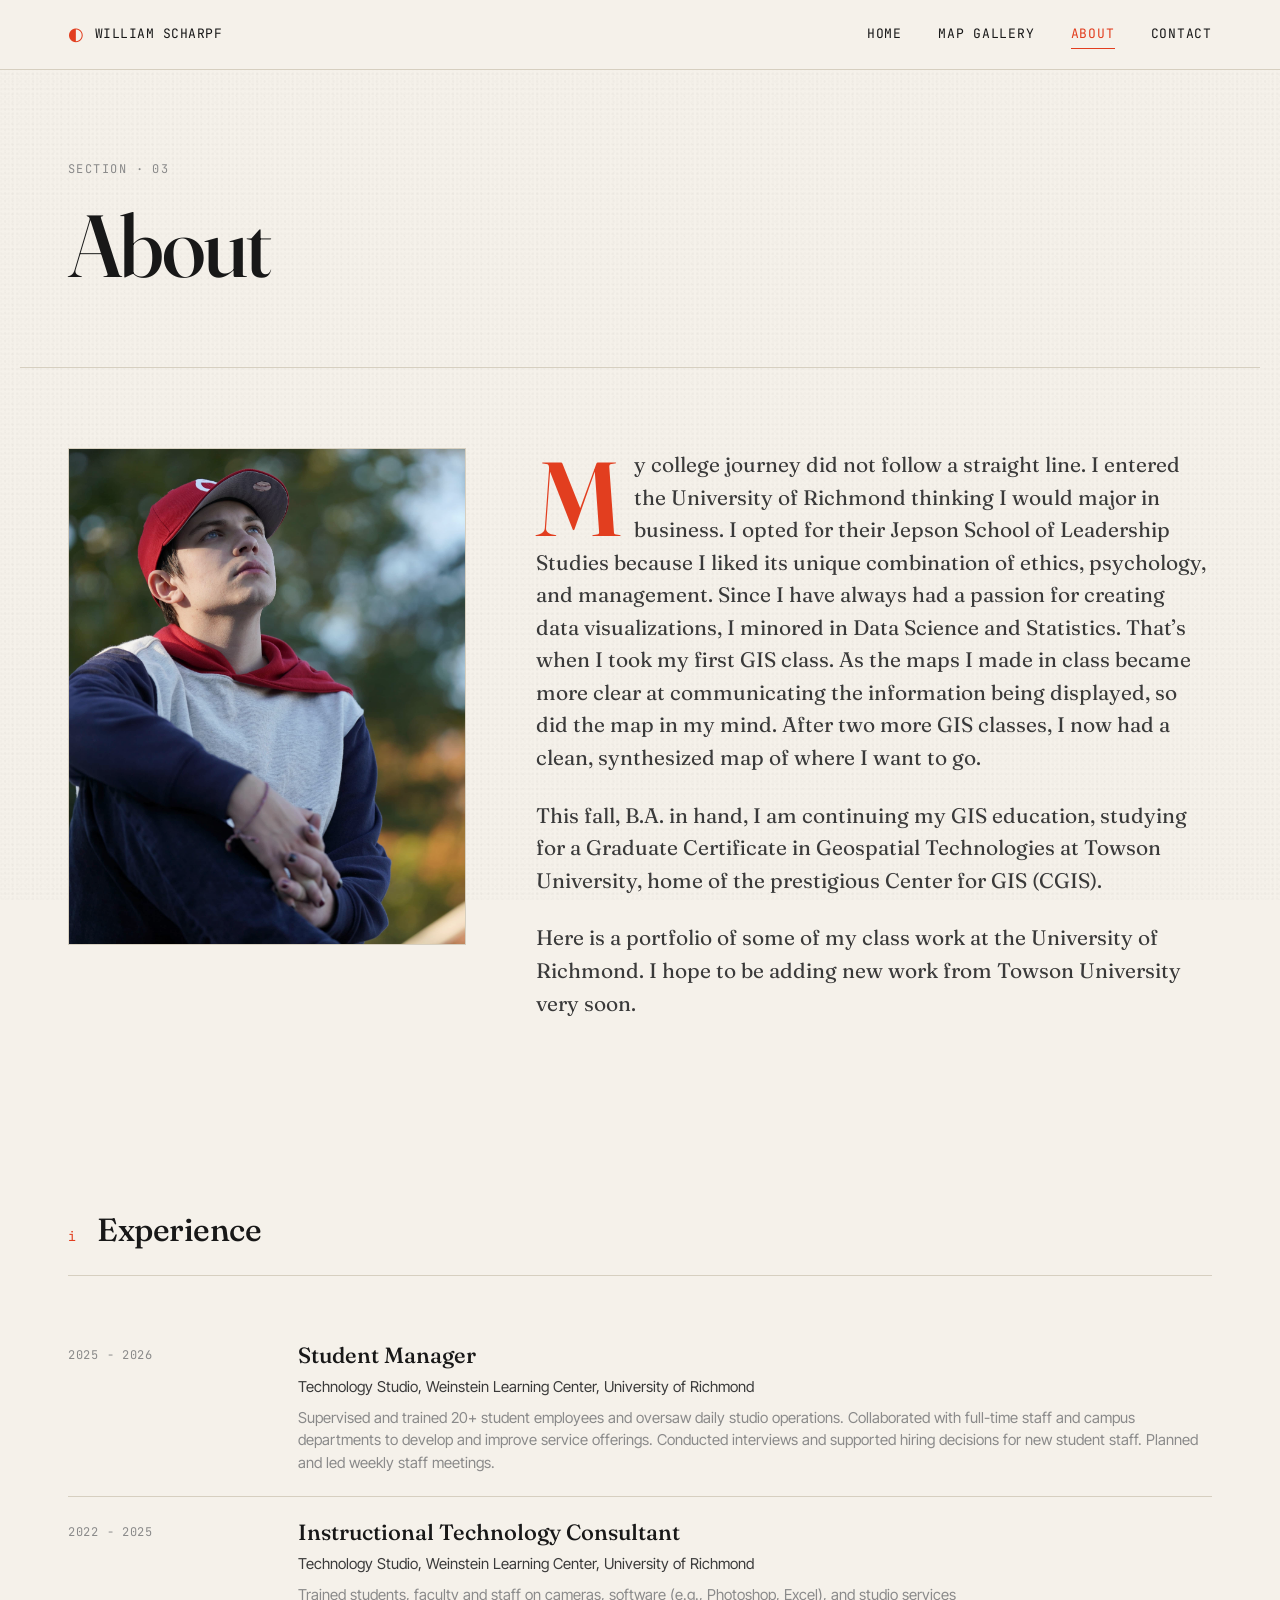
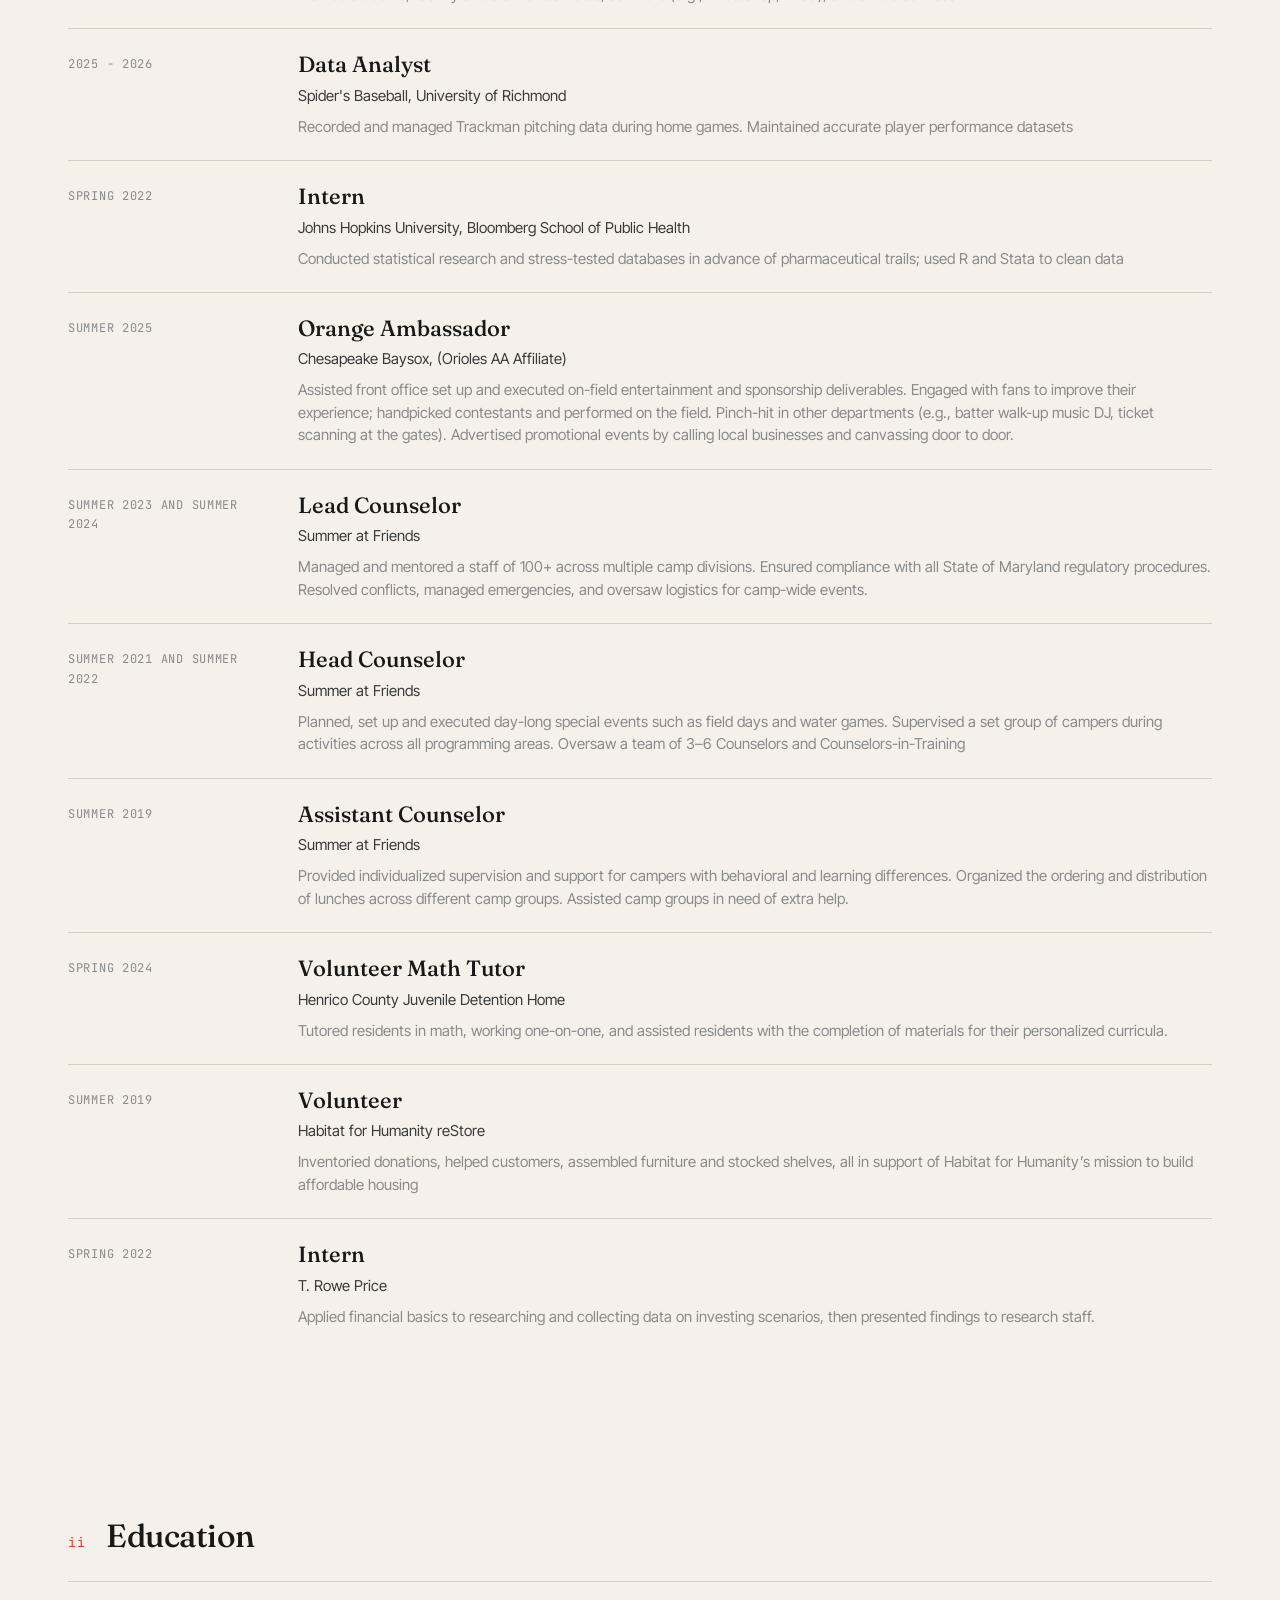
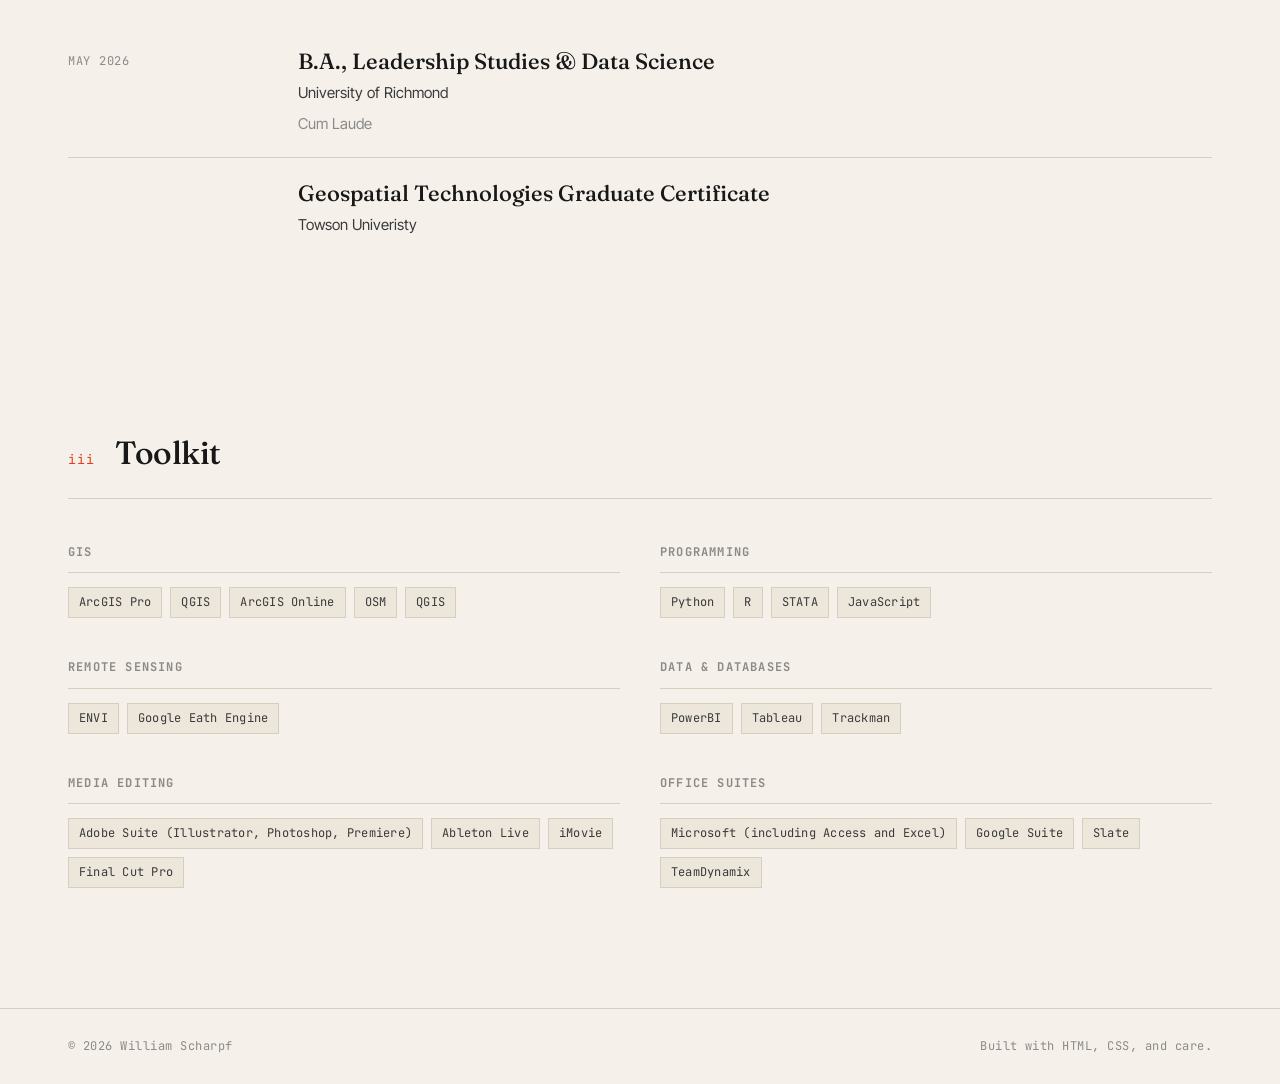
<file: about.html>
<!DOCTYPE html>
<html lang="en">
<head>
<meta charset="UTF-8">
<meta name="viewport" content="width=device-width, initial-scale=1.0">
<title data-page="About">Loading...</title>
<link rel="icon" type="image" href="images/bigg.png">
<link rel="preconnect" href="https://fonts.googleapis.com">
<link rel="preconnect" href="https://fonts.gstatic.com" crossorigin>
<link href="https://fonts.googleapis.com/css2?family=Fraunces:opsz,wght@9..144,400;9..144,500;9..144,600;9..144,700&family=JetBrains+Mono:wght@400;500&family=Inter+Tight:wght@400;500;600&display=swap" rel="stylesheet">
<link rel="stylesheet" href="styles.css">
</head>
<body>

<header id="site-header" class="site-header"></header>

<main>

  <section class="page-head">
    <p class="page-eyebrow">Section · 03</p>
    <h1 class="page-title">About</h1>
  </section>

  <section class="about-page">
    <div class="about-page-grid">
      <div class="about-photo">
        <img data-bind="headshot" alt="" />
      </div>
      <div class="about-prose" data-bind="longBio"></div>
    </div>
  </section>

  <section class="cv-section">
    <div class="section-head">
      <span class="section-num">i</span>
      <h2 class="section-title">Experience</h2>
    </div>
    <ul class="cv-list" data-bind="experience"></ul>
  </section>

  <section class="cv-section">
    <div class="section-head">
      <span class="section-num">ii</span>
      <h2 class="section-title">Education</h2>
    </div>
    <ul class="cv-list" data-bind="education"></ul>
  </section>

  <section class="cv-section">
    <div class="section-head">
      <span class="section-num">iii</span>
      <h2 class="section-title">Toolkit</h2>
    </div>
    <div class="skill-groups" data-bind="skillGroups"></div>
  </section>

</main>

<footer id="site-footer" class="site-footer"></footer>

<script src="config.js"></script>
<script src="components.js"></script>
</body>
</html>
</file>
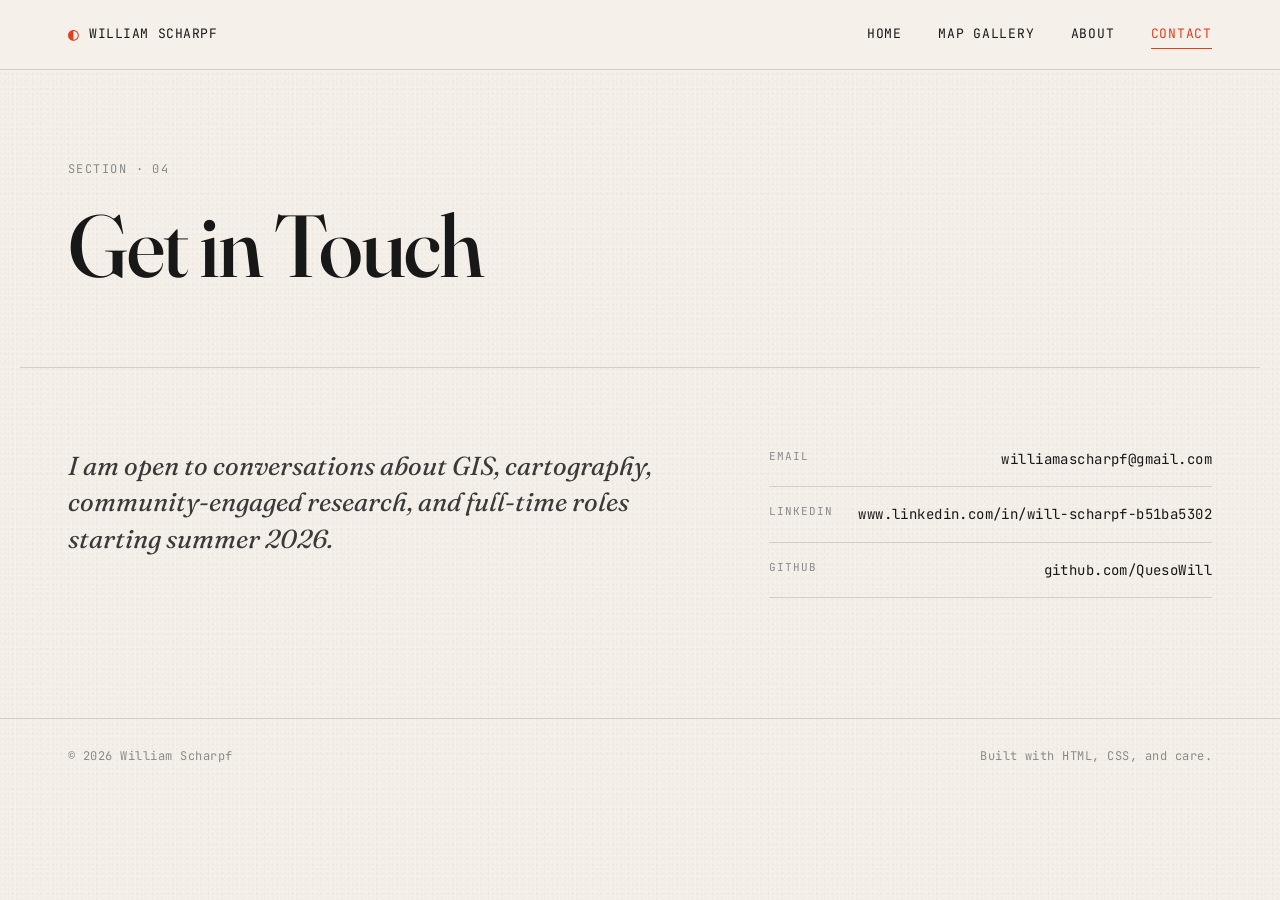
<file: contact.html>
<!DOCTYPE html>
<html lang="en">
<head>
<meta charset="UTF-8">
<meta name="viewport" content="width=device-width, initial-scale=1.0">
<title data-page="Contact">Loading...</title>
<link rel="icon" type="image" href="images/bigg.png">
<link rel="preconnect" href="https://fonts.googleapis.com">
<link rel="preconnect" href="https://fonts.gstatic.com" crossorigin>
<link href="https://fonts.googleapis.com/css2?family=Fraunces:opsz,wght@9..144,400;9..144,500;9..144,600;9..144,700&family=JetBrains+Mono:wght@400;500&family=Inter+Tight:wght@400;500;600&display=swap" rel="stylesheet">
<link rel="stylesheet" href="styles.css">
</head>
<body>

<header id="site-header" class="site-header"></header>

<main>

  <section class="page-head">
    <p class="page-eyebrow">Section · 04</p>
    <h1 class="page-title">Get in Touch</h1>
  </section>

  <section class="contact-full">
    <div class="contact-grid">
      <p class="contact-lead" data-bind="contactLead"></p>
      <ul class="contact-links" data-bind="contactLinks"></ul>
    </div>
  </section>

</main>

<footer id="site-footer" class="site-footer"></footer>

<script src="config.js"></script>
<script src="components.js"></script>
</body>
</html>
</file>
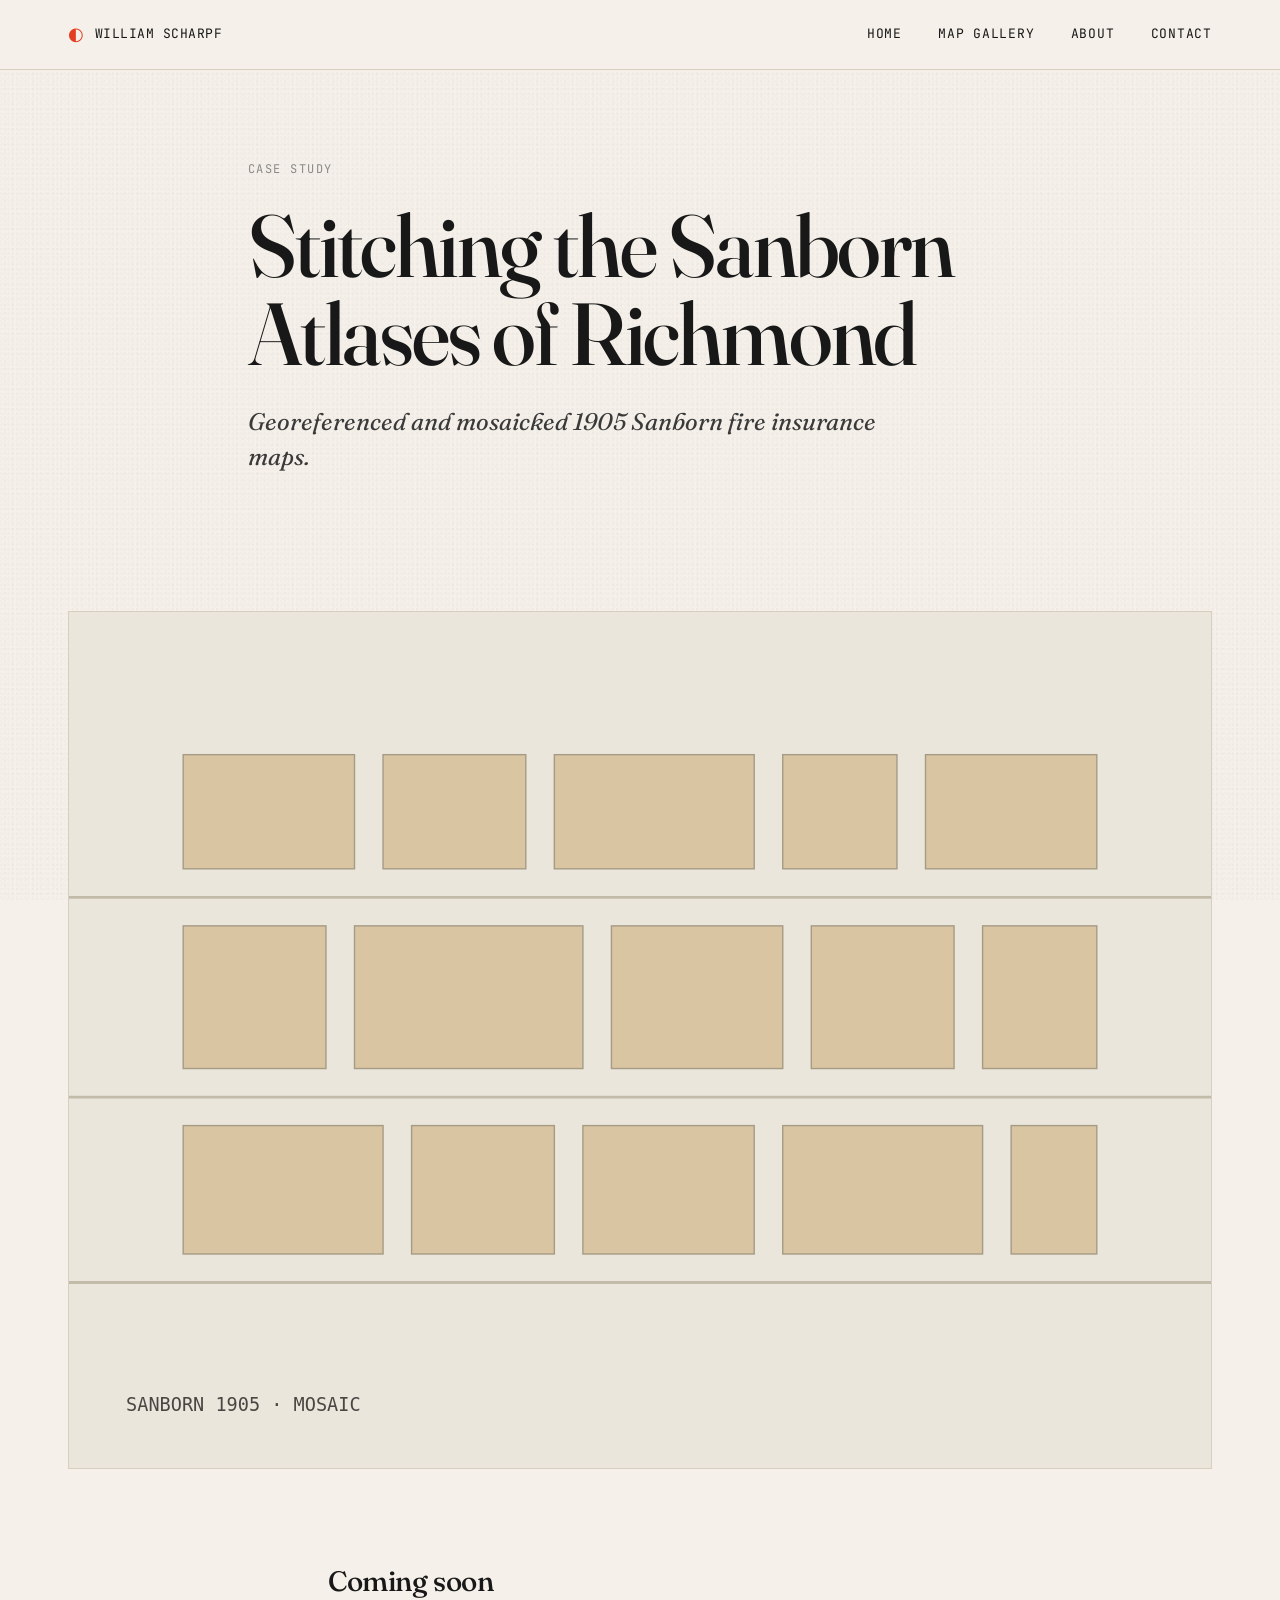
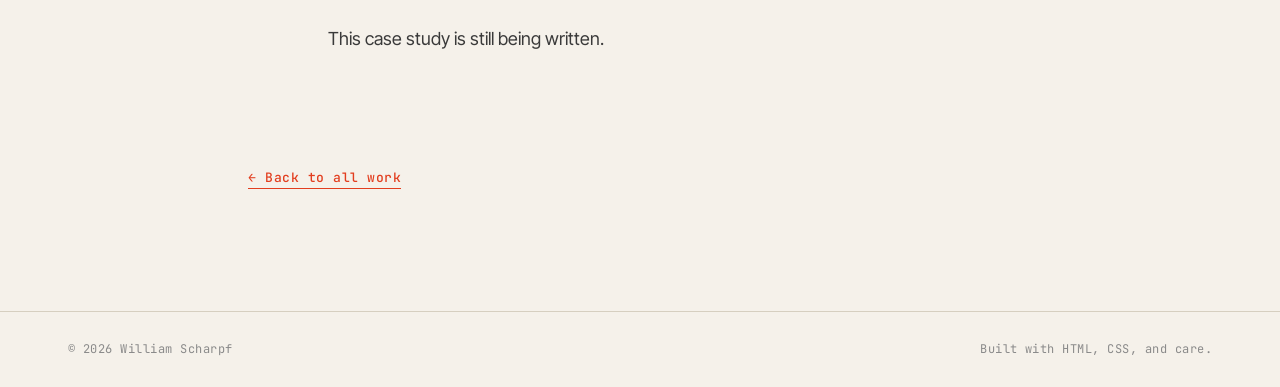
<file: project-sanborn-mosaic.html>
<!DOCTYPE html>
<html lang="en">
<head>
<meta charset="UTF-8">
<meta name="viewport" content="width=device-width, initial-scale=1.0">
<title data-page="Stitching the Sanborn Atlases of Richmond">Loading...</title>
<link rel="icon" type="image" href="images/bigg.png">
<link rel="preconnect" href="https://fonts.googleapis.com">
<link rel="preconnect" href="https://fonts.gstatic.com" crossorigin>
<link href="https://fonts.googleapis.com/css2?family=Fraunces:opsz,wght@9..144,400;9..144,500;9..144,600;9..144,700&family=JetBrains+Mono:wght@400;500&family=Inter+Tight:wght@400;500;600&display=swap" rel="stylesheet">
<link rel="stylesheet" href="styles.css">
</head>
<body>
<header id="site-header" class="site-header"></header>
<main>
  <section class="project-head">
    <p class="page-eyebrow">Case study</p>
    <h1 class="page-title">Stitching the Sanborn Atlases of Richmond</h1>
    <p class="project-subtitle">Georeferenced and mosaicked 1905 Sanborn fire insurance maps.</p>
  </section>
  <section class="project-hero">
    <figure>
      <img src="images/projects/sanborn-mosaic-thumb.svg" alt="Stitching the Sanborn Atlases of Richmond" />
    </figure>
  </section>
  <section class="project-prose">
    <h2 class="prose-h2">Coming soon</h2>
    <p>This case study is still being written.</p>
  </section>
  <section class="project-back">
    <a href="projects.html" class="link-primary">← Back to all work</a>
  </section>
</main>
<footer id="site-footer" class="site-footer"></footer>
<script src="config.js"></script>
<script src="components.js"></script>
</body>
</html>
</file>
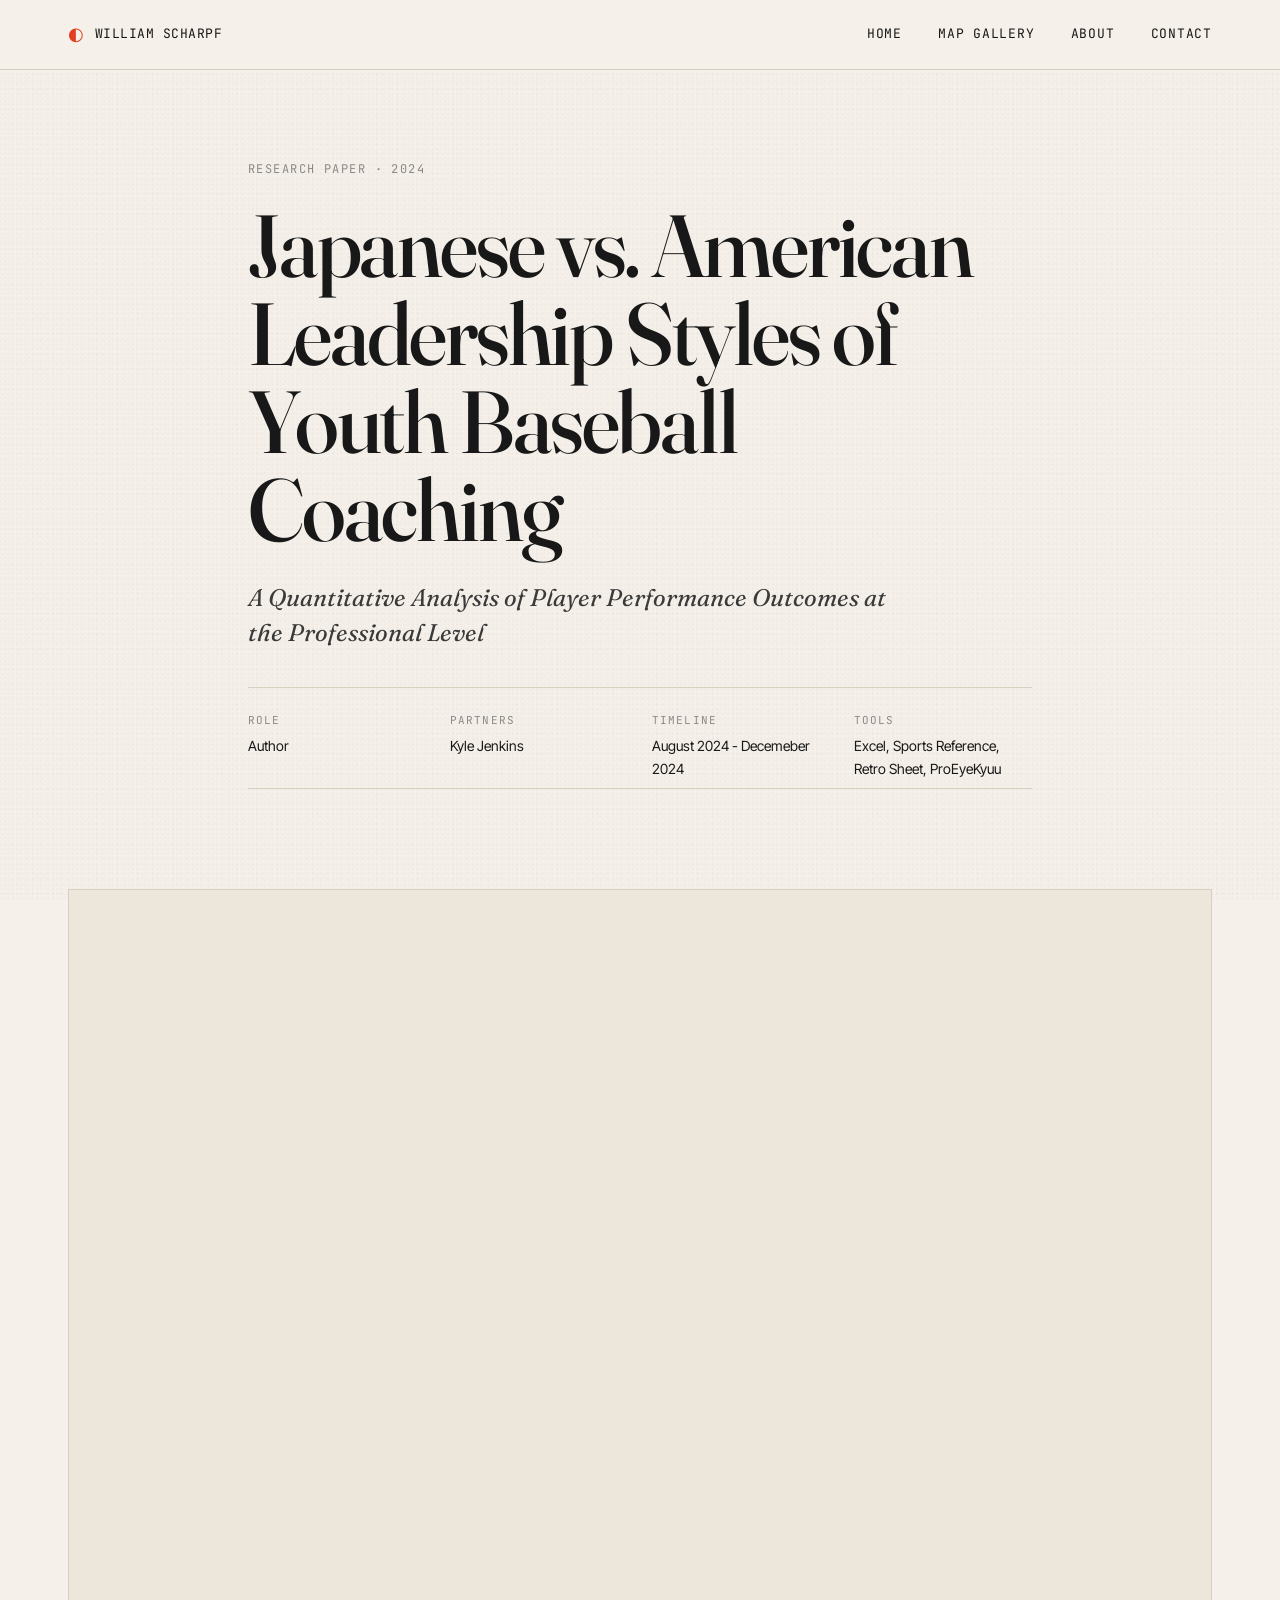
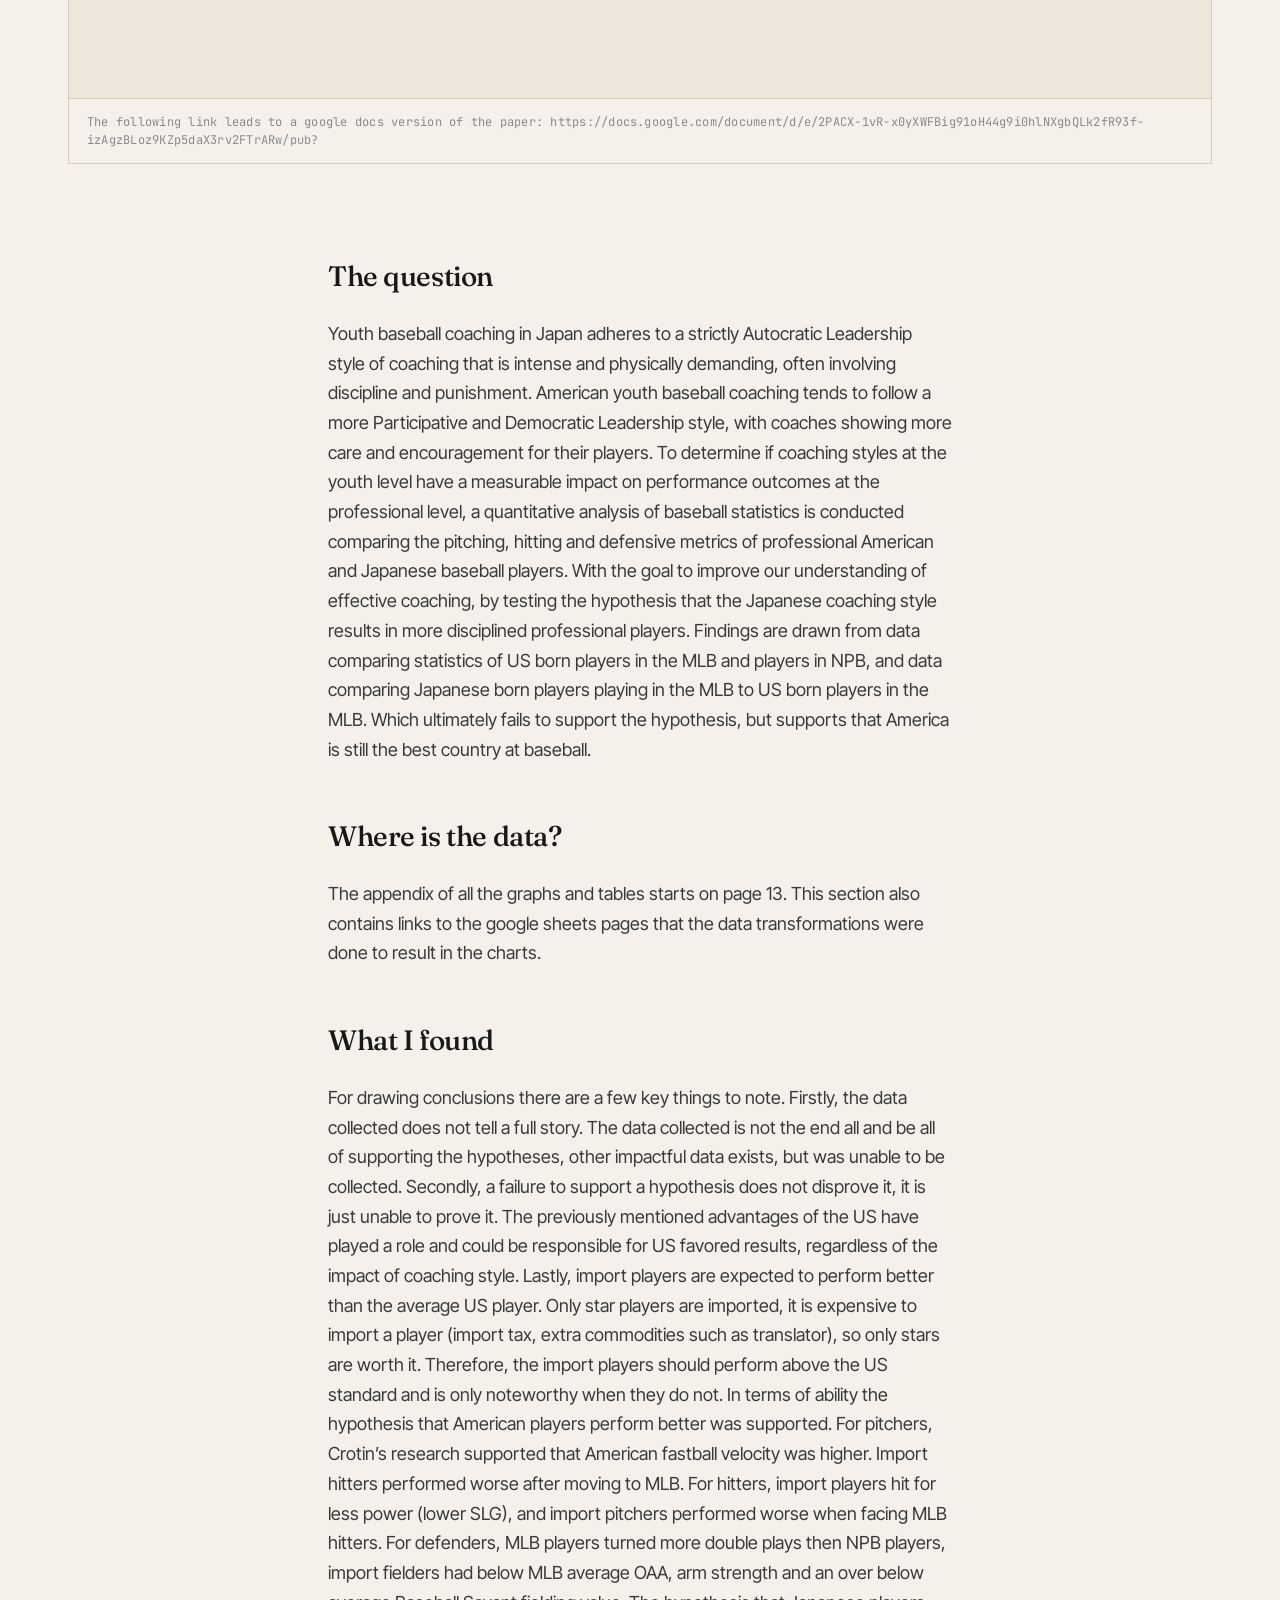
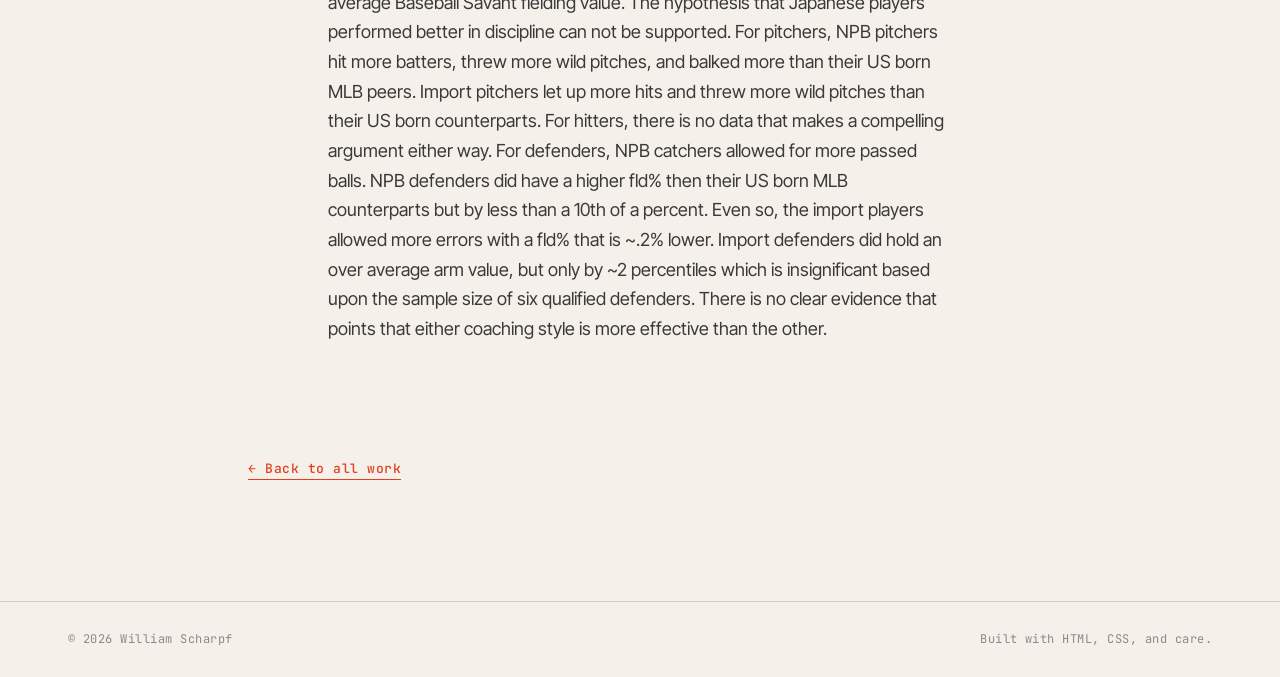
<file: project-tree-equity.html>
<!DOCTYPE html>
<html lang="en">
<head>
<meta charset="UTF-8">
<meta name="viewport" content="width=device-width, initial-scale=1.0">

<!-- ============================================================ -->
<!-- EDIT THIS: The page title that shows in the browser tab.     -->
<!-- ============================================================ -->
<title data-page="UR Alumni Donors Represented in 2027 Prespective Students">Loading...</title>
<link rel="icon" type="image" href="images/bigg.png">
<link rel="preconnect" href="https://fonts.googleapis.com">
<link rel="preconnect" href="https://fonts.gstatic.com" crossorigin>
<link href="https://fonts.googleapis.com/css2?family=Fraunces:opsz,wght@9..144,400;9..144,500;9..144,600;9..144,700&family=JetBrains+Mono:wght@400;500&family=Inter+Tight:wght@400;500;600&display=swap" rel="stylesheet">
<link rel="stylesheet" href="styles.css">
</head>
<body>

<header id="site-header" class="site-header"></header>

<main>

  <!-- ================================================================== -->
  <!--  EDIT EVERYTHING BELOW. This whole file is one project's case      -->
  <!--  study. The structure is: header, hero image, the story, methods,  -->
  <!--  findings, tools, next steps, and a back link.                     -->
  <!--                                                                    -->
  <!--  To make a NEW project page: copy this whole file, rename it       -->
  <!--  (e.g., project-your-name.html), and change everything.            -->
  <!--                                                                    -->
  <!--  Then make sure your config.js lists this filename as the          -->
  <!--  project's "detailPage".                                           -->
  <!-- ================================================================== -->


  <!-- PROJECT HEAD -->
  <section class="project-head">
    <p class="page-eyebrow">Research Paper · 2024</p>
    <h1 class="page-title">Japanese vs. American Leadership Styles
of Youth Baseball Coaching
</h1>
    <p class="project-subtitle">
      A Quantitative Analysis of Player Performance
Outcomes at the Professional Level

    </p>
    <ul class="project-meta-row">
      <li><span class="meta-label">Role</span><span class="meta-value">Author</span></li>
      <li><span class="meta-label">Partners</span><span class="meta-value">Kyle Jenkins</span></li>
      <li><span class="meta-label">Timeline</span><span class="meta-value">August 2024 - Decemeber 2024</span></li>
      <li><span class="meta-label">Tools</span><span class="meta-value">Excel, Sports Reference, Retro Sheet, ProEyeKyuu</span></li>
    </ul>
  </section>


  <!-- HERO IMAGE / MAP -->
  <!-- This is the showcase image at the top. Use your best map. -->
  <!-- For an embedded interactive map, see the iframe snippet in EXTENSIONS.md -->
  <section class="project-hero">
    <figure>
      <iframe
    src="images/Will_Scharpf_LDST300 Final.pdf"
     width="100%"
    height="800"
    frameborder="0">
</iframe>
      <figcaption>
       The following link leads to a google docs version of the paper: https://docs.google.com/document/d/e/2PACX-1vR-x0yXWFBig91oH44g9i0hlNXgbQLk2fR93f-izAgzBLoz9KZp5daX3rv2FTrARw/pub?
      </figcaption>
    </figure>
  </section>


  <!-- THE STORY (problem -> approach -> what i found) -->
  <section class="project-prose">

    <h2 class="prose-h2">The question</h2>
    <p>
      Youth baseball coaching in Japan adheres to a strictly Autocratic Leadership style of coaching that is intense and physically demanding, often involving discipline and punishment. American youth baseball coaching tends to follow a more Participative and Democratic Leadership style, with coaches showing more care and encouragement for their players. To determine if coaching styles at the youth level have a measurable impact on performance outcomes at the professional level, a quantitative analysis of baseball statistics is conducted comparing the pitching, hitting and defensive metrics of professional American and Japanese baseball players. With the goal to improve our understanding of effective coaching, by testing the hypothesis that the Japanese coaching style results in more disciplined professional players. Findings are drawn from data comparing statistics of US born players in the MLB and players in NPB, and data comparing Japanese born players playing in the MLB to US born players in the MLB. Which ultimately fails to support the hypothesis, but supports that America is still the best country at baseball.
    </p>

    <h2 class="prose-h2">Where is the data?</h2>
    <p>
     The appendix of all the graphs and tables starts on page 13. This section also contains links to the google sheets pages that the data transformations were done to result in the charts.
    </p>

    <!-- Inline supporting image -->
   
    <h2 class="prose-h2">What I found</h2>
    <p>
     For drawing conclusions there are a few key things to note. Firstly, the data collected does not tell a full story. The data collected is not the end all and be all of supporting the hypotheses, other impactful data exists, but was unable to be collected. Secondly, a failure to support a hypothesis does not disprove it, it is just unable to prove it. The previously mentioned advantages of the US have played a role and could be responsible for US favored results, regardless of the impact of coaching style. Lastly, import players are expected to perform better than the average US player. Only star players are imported, it is expensive to import a player (import tax, extra commodities such as translator), so only stars are worth it. Therefore, the import players should perform above the US standard and is only noteworthy when they do not. 
In terms of ability the hypothesis that American players perform better was supported. For pitchers, Crotin’s research supported that American fastball velocity was higher. Import hitters performed worse after moving to MLB. For hitters, import players hit for less power (lower SLG), and import pitchers performed worse when facing MLB hitters. For defenders, MLB players turned more double plays then NPB players, import fielders had below MLB average OAA, arm strength and an over below average Baseball Savant fielding value. 
The hypothesis that Japanese players performed better in discipline can not be supported. For pitchers, NPB pitchers hit more batters, threw more wild pitches, and balked more than their US born MLB peers. Import pitchers let up more hits and threw more wild pitches than their US born counterparts. For hitters, there is no data that makes a compelling argument either way. For defenders, NPB catchers allowed for more passed balls. NPB defenders did have a higher fld% then their US born MLB counterparts but by less than a 10th of a percent. Even so, the import players allowed more errors with a fld% that is ~.2% lower. Import defenders did hold an over average arm value, but only by ~2 percentiles which is insignificant based upon the sample size of six qualified defenders. 
There is no clear evidence that points that either coaching style is more effective than the other. 

    </p>
  </section>


  <!-- LINKS / DELIVERABLES -->


  <!-- BACK TO PORTFOLIO -->
  <section class="project-back">
    <a href="projects.html" class="link-primary">← Back to all work</a>
  </section>

</main>

<footer id="site-footer" class="site-footer"></footer>

<script src="config.js"></script>
<script src="components.js"></script>
</body>
</html>
</file>
<file: styles.css>
/* ============================================================
   GIS PORTFOLIO TEMPLATE — STYLESHEET
   ============================================================

   OPTIONAL: THEME PICKER
   ----------------------
   Five color themes are defined below. The "graphite" theme is
   active by default. To switch, comment out the active :root
   block (wrap it in slash-star and star-slash) and uncomment
   the one you want.

   Themes:
     1. graphite   — refined editorial black/cream (default)
     2. atlas      — classic atlas blue on warm paper
     3. terrain    — forest green and bone
     4. nocturne   — dark mode with amber accent
     5. risograph  — punchy red on off-white
   ============================================================ */


/* ---------- THEME 1: GRAPHITE (default) ---------- 
:root {
  --bg:           #f4f0e8;
  --bg-alt:       #ebe6dc;
  --ink:          #1a1816;
  --ink-soft:     #4a4642;
  --ink-faint:    #8a847c;
  --rule:         #d4cec2;
  --accent:       #c0392b;
  --accent-soft:  #f0d8d4;
  --paper-grain:  rgba(0, 0, 0, 0.018);
}
*/

/* ---------- THEME 2: ATLAS ----------
:root {
  --bg:           #f1ece0;
  --bg-alt:       #e6dfd0;
  --ink:          #16243a;
  --ink-soft:     #3d4a62;
  --ink-faint:    #7c8499;
  --rule:         #c8c0ad;
  --accent:       #b8651f;
  --accent-soft:  #f0d9bc;
  --paper-grain:  rgba(0, 0, 0, 0.02);
}
*/

/* ---------- THEME 3: TERRAIN ----------
:root {
  --bg:           #f3efe6;
  --bg-alt:       #e8e2d3;
  --ink:          #1f2a1e;
  --ink-soft:     #455342;
  --ink-faint:    #8a8f7c;
  --rule:         #c9c8b1;
  --accent:       #4a6b3a;
  --accent-soft:  #dbe5c8;
  --paper-grain:  rgba(0, 0, 0, 0.02);
}
*/
/* 
 ---------- THEME 4: NOCTURNE ----------
:root {
  --bg:           #15181c;
  --bg-alt:       #1c2026;
  --ink:          #f0ebe0;
  --ink-soft:     #c4bdb0;
  --ink-faint:    #807a70;
  --rule:         #2a2e35;
  --accent:       #d4a14a;
  --accent-soft:  #3a2f1c;
  --paper-grain:  rgba(255, 255, 255, 0.015);
}
*/

/* ---------- THEME 5: RISOGRAPH (ACTIVE) ---------- */
:root {
  --bg:           #f5f1ea;
  --bg-alt:       #ece6db;
  --ink:          #181818;
  --ink-soft:     #3a3a3a;
  --ink-faint:    #8a8a8a;
  --rule:         #d6cfc0;
  --accent:       #e23e1f;
  --accent-soft:  #fbd7cf;
  --paper-grain:  rgba(0, 0, 0, 0.022);
}


/* ============================================================
   ADVANCED: everything below this line controls layout and
   typography. You generally do not need to edit it. If you
   want to make structural changes, read docs/EXTENSIONS.md
   for safer ways to customize.
   ============================================================ */

* { box-sizing: border-box; margin: 0; padding: 0; }

html { scroll-behavior: smooth; }

body {
  background: var(--bg);
  color: var(--ink);
  font-family: 'Inter Tight', system-ui, sans-serif;
  font-size: 17px;
  line-height: 1.6;
  -webkit-font-smoothing: antialiased;
  -moz-osx-font-smoothing: grayscale;
  position: relative;
  min-height: 100vh;
}

body::before {
  content: '';
  position: fixed;
  inset: 0;
  pointer-events: none;
  z-index: 1;
  background-image:
    radial-gradient(circle at 25% 35%, var(--paper-grain) 1px, transparent 1.5px),
    radial-gradient(circle at 75% 65%, var(--paper-grain) 1px, transparent 1.5px),
    radial-gradient(circle at 50% 80%, var(--paper-grain) 1px, transparent 1.5px);
  background-size: 4px 4px, 7px 7px, 5px 5px;
  opacity: 0.6;
}

main, header, footer { position: relative; z-index: 2; }

a {
  color: var(--ink);
  text-decoration: none;
  transition: color 0.2s ease;
}
a:hover { color: var(--accent); }

img { max-width: 100%; display: block; }


/* ============================================================
   HEADER (shared across all pages)
   ============================================================ */
.site-header {
  border-bottom: 1px solid var(--rule);
  background: var(--bg);
  position: sticky;
  top: 0;
  z-index: 50;
  backdrop-filter: blur(4px);
}

.header-inner {
  max-width: 1240px;
  margin: 0 auto;
  padding: 20px 48px;
  display: flex;
  justify-content: space-between;
  align-items: center;
}

.header-mark {
  display: flex;
  align-items: center;
  gap: 10px;
  font-family: 'JetBrains Mono', monospace;
  font-size: 13px;
  letter-spacing: 0.04em;
  text-transform: uppercase;
}

.mark-glyph { font-size: 18px; color: var(--accent); }

.header-nav {
  display: flex;
  gap: 36px;
  font-family: 'JetBrains Mono', monospace;
  font-size: 13px;
  letter-spacing: 0.06em;
  text-transform: uppercase;
}

.header-nav a {
  position: relative;
  padding: 2px 0;
}

.header-nav a.is-active {
  color: var(--accent);
}

.header-nav a.is-active::after {
  content: '';
  position: absolute;
  bottom: -2px;
  left: 0;
  right: 0;
  height: 1px;
  background: var(--accent);
}


/* ============================================================
   GENERIC PAGE HEAD (used on Projects, About, Contact)
   ============================================================ */
.page-head {
  max-width: 1240px;
  margin: 0 auto;
  padding: 90px 48px 50px;
  border-bottom: 1px solid var(--rule);
}

.page-eyebrow {
  font-family: 'JetBrains Mono', monospace;
  font-size: 12px;
  letter-spacing: 0.12em;
  text-transform: uppercase;
  color: var(--ink-faint);
  margin-bottom: 22px;
}

.page-title {
  font-family: 'Fraunces', Georgia, serif;
  font-weight: 500;
  font-size: clamp(44px, 7vw, 88px);
  line-height: 1.0;
  letter-spacing: -0.025em;
  color: var(--ink);
  font-variation-settings: "opsz" 100;
  margin-bottom: 28px;
}

.page-lead {
  font-family: 'Fraunces', Georgia, serif;
  font-weight: 400;
  font-style: italic;
  font-size: 24px;
  line-height: 1.45;
  color: var(--ink-soft);
  max-width: 640px;
}


/* ============================================================
   HERO (homepage)
   ============================================================ */
.hero {
  max-width: 1240px;
  margin: 0 auto;
  padding: 100px 48px 70px;
}

.hero-grid {
  display: grid;
  grid-template-columns: 1.6fr 1fr;
  gap: 60px;
  align-items: end;
}

.hero-eyebrow {
  font-family: 'JetBrains Mono', monospace;
  font-size: 12px;
  letter-spacing: 0.12em;
  text-transform: uppercase;
  color: var(--ink-faint);
  margin-bottom: 28px;
}

.hero-name {
  font-family: 'Fraunces', Georgia, serif;
  font-weight: 500;
  font-size: clamp(56px, 9vw, 124px);
  line-height: 0.92;
  letter-spacing: -0.03em;
  color: var(--ink);
  font-variation-settings: "opsz" 120;
  margin-bottom: 28px;
}

.hero-tagline {
  font-family: 'Fraunces', Georgia, serif;
  font-weight: 400;
  font-style: italic;
  font-size: 24px;
  line-height: 1.4;
  color: var(--ink-soft);
  max-width: 540px;
  margin-bottom: 22px;
}

.hero-location {
  font-family: 'JetBrains Mono', monospace;
  font-size: 13px;
  letter-spacing: 0.05em;
  color: var(--ink-faint);
  display: flex;
  align-items: center;
  gap: 8px;
}

.loc-dot { color: var(--accent); font-size: 10px; }

.hero-photo {
  aspect-ratio: 1 / 1;
  overflow: hidden;
  border: 1px solid var(--rule);
  background: var(--bg-alt);
  position: relative;
}

.hero-photo img {
  width: 100%;
  height: 100%;
  object-fit: cover;
  filter: grayscale(0.15) contrast(1.02);
}

.hero-rule {
  margin-top: 70px;
  height: 1px;
  background: var(--rule);
  position: relative;
}

.hero-rule::before,
.hero-rule::after {
  content: '';
  position: absolute;
  top: -3px;
  width: 7px;
  height: 7px;
  border-radius: 50%;
  background: var(--accent);
}
.hero-rule::before { left: 0; }
.hero-rule::after  { right: 0; }


/* ============================================================
   SECTION SHARED
   ============================================================ */
section {
  max-width: 1240px;
  margin: 0 auto;
  padding: 80px 48px;
}

.section-head {
  display: flex;
  align-items: baseline;
  gap: 20px;
  margin-bottom: 44px;
  padding-bottom: 20px;
  border-bottom: 1px solid var(--rule);
}

.section-num {
  font-family: 'JetBrains Mono', monospace;
  font-size: 13px;
  letter-spacing: 0.08em;
  color: var(--accent);
}

.section-title {
  font-family: 'Fraunces', Georgia, serif;
  font-weight: 500;
  font-size: 32px;
  letter-spacing: -0.015em;
  color: var(--ink);
  flex: 1;
}

.section-aside {
  font-family: 'JetBrains Mono', monospace;
  font-size: 12px;
  letter-spacing: 0.06em;
  text-transform: uppercase;
  color: var(--accent);
  border-bottom: 1px solid var(--accent);
  padding-bottom: 2px;
}


/* ============================================================
   INTRO + CONTACT TEASE (homepage)
   ============================================================ */
.intro-text {
  font-family: 'Fraunces', Georgia, serif;
  font-weight: 400;
  font-size: 26px;
  line-height: 1.5;
  color: var(--ink-soft);
  max-width: 760px;
  margin-bottom: 30px;
}

.intro-cta {
  font-family: 'JetBrains Mono', monospace;
  font-size: 13px;
}

.contact-lead {
  font-family: 'Fraunces', Georgia, serif;
  font-weight: 400;
  font-style: italic;
  font-size: 26px;
  line-height: 1.4;
  color: var(--ink-soft);
  max-width: 720px;
  margin-bottom: 24px;
}


/* ============================================================
   PROJECTS GRID — now cards link to detail pages
   ============================================================ */
.project-list {
  display: flex;
  flex-direction: column;
  gap: 80px;
}

.project-card {
  display: grid;
  grid-template-columns: 1fr 1fr;
  gap: 50px;
  align-items: start;
  text-decoration: none;
  color: var(--ink);
  padding: 8px;
  margin: -8px;
  border-radius: 2px;
  transition: background 0.3s ease;
}

.project-card:hover {
  background: var(--bg-alt);
  color: var(--ink);
}

.project-card:nth-child(even) .project-image { order: 2; }

.project-image {
  aspect-ratio: 4 / 3;
  overflow: hidden;
  border: 1px solid var(--rule);
  background: var(--bg-alt);
  position: relative;
}

.project-image::after {
  content: '';
  position: absolute;
  inset: 0;
  background: linear-gradient(135deg, transparent 0%, transparent 60%, rgba(0, 0, 0, 0.04) 100%);
  pointer-events: none;
}

.project-image img {
  width: 100%;
  height: 100%;
  object-fit: cover;
  transition: transform 0.6s cubic-bezier(0.2, 0.8, 0.2, 1);
}

.project-card:hover .project-image img { transform: scale(1.03); }

.project-body { padding-top: 8px; }

.project-meta {
  display: flex;
  gap: 16px;
  font-family: 'JetBrains Mono', monospace;
  font-size: 12px;
  letter-spacing: 0.06em;
  color: var(--ink-faint);
  text-transform: uppercase;
  margin-bottom: 18px;
}

.project-year::after {
  content: '·';
  margin-left: 16px;
  color: var(--rule);
}

.project-type { color: var(--accent); }

.project-title {
  font-family: 'Fraunces', Georgia, serif;
  font-weight: 500;
  font-size: 32px;
  line-height: 1.15;
  letter-spacing: -0.015em;
  margin-bottom: 18px;
  color: var(--ink);
}

.project-card:hover .project-title { color: var(--accent); }

.project-blurb {
  font-size: 16px;
  line-height: 1.6;
  color: var(--ink-soft);
  margin-bottom: 22px;
  max-width: 460px;
}

.project-tags {
  list-style: none;
  display: flex;
  flex-wrap: wrap;
  gap: 6px;
  margin-bottom: 22px;
}

.project-tags li {
  font-family: 'JetBrains Mono', monospace;
  font-size: 11px;
  padding: 4px 9px;
  border: 1px solid var(--rule);
  color: var(--ink-soft);
  letter-spacing: 0.03em;
}

.project-cta {
  display: inline-block;
  font-family: 'JetBrains Mono', monospace;
  font-size: 13px;
  font-weight: 500;
  color: var(--accent);
  letter-spacing: 0.04em;
  border-bottom: 1px solid var(--accent);
  padding-bottom: 2px;
}


/* ============================================================
   ABOUT PAGE
   ============================================================ */
.about-page-grid {
  display: grid;
  grid-template-columns: 1fr 1.7fr;
  gap: 70px;
  align-items: start;
}

.about-photo {
  aspect-ratio: 4 / 5;
  overflow: hidden;
  border: 1px solid var(--rule);
  background: var(--bg-alt);
  position: sticky;
  top: 100px;
}

.about-photo img {
  width: 100%;
  height: 100%;
  object-fit: cover;
  filter: grayscale(0.15) contrast(1.02);
}

.about-prose p {
  font-family: 'Fraunces', Georgia, serif;
  font-weight: 400;
  font-size: 21px;
  line-height: 1.55;
  color: var(--ink-soft);
  margin-bottom: 1.2em;
}

.about-prose p:first-child::first-letter {
  font-family: 'Fraunces', serif;
  font-size: 5em;
  line-height: 0.85;
  float: left;
  padding: 6px 12px 0 0;
  color: var(--accent);
  font-weight: 600;
}


/* CV-style lists (Experience, Education) */
.cv-list {
  list-style: none;
}

.cv-row {
  display: grid;
  grid-template-columns: 200px 1fr;
  gap: 30px;
  padding: 22px 0;
  border-bottom: 1px solid var(--rule);
}

.cv-row:last-child { border-bottom: none; }

.cv-row-time {
  font-family: 'JetBrains Mono', monospace;
  font-size: 12px;
  letter-spacing: 0.06em;
  color: var(--ink-faint);
  padding-top: 4px;
  text-transform: uppercase;
}

.cv-row-title {
  font-family: 'Fraunces', Georgia, serif;
  font-weight: 500;
  font-size: 22px;
  line-height: 1.2;
  color: var(--ink);
  margin-bottom: 6px;
}

.cv-row-org {
  font-size: 15px;
  color: var(--ink-soft);
  margin-bottom: 8px;
}

.cv-row-note {
  font-size: 15px;
  color: var(--ink-faint);
  line-height: 1.5;
}


/* Skills grouped */
.skill-groups {
  display: grid;
  grid-template-columns: repeat(2, 1fr);
  gap: 40px;
}

.skill-group-label {
  font-family: 'JetBrains Mono', monospace;
  font-size: 12px;
  letter-spacing: 0.1em;
  text-transform: uppercase;
  color: var(--ink-faint);
  margin-bottom: 14px;
  padding-bottom: 10px;
  border-bottom: 1px solid var(--rule);
}

.skill-group-list {
  list-style: none;
  display: flex;
  flex-wrap: wrap;
  gap: 8px;
}

.skill-group-list li {
  font-family: 'JetBrains Mono', monospace;
  font-size: 12px;
  padding: 5px 10px;
  background: var(--bg-alt);
  border: 1px solid var(--rule);
  color: var(--ink-soft);
  letter-spacing: 0.02em;
}


/* ============================================================
   CONTACT PAGE
   ============================================================ */
.contact-grid {
  display: grid;
  grid-template-columns: 1.4fr 1fr;
  gap: 80px;
  align-items: start;
}

.contact-links {
  list-style: none;
  display: flex;
  flex-direction: column;
  gap: 0;
}

.contact-links li a {
  font-family: 'JetBrains Mono', monospace;
  font-size: 14px;
  display: flex;
  justify-content: space-between;
  padding: 16px 0;
  border-bottom: 1px solid var(--rule);
  letter-spacing: 0.03em;
}

.contact-links li:first-child a { padding-top: 0; }

.contact-links li a:hover { border-bottom-color: var(--accent); }

.contact-links .link-label {
  color: var(--ink-faint);
  text-transform: uppercase;
  font-size: 11px;
  letter-spacing: 0.1em;
}

.contact-links .link-value { color: var(--ink); }


/* ============================================================
   PROJECT DETAIL PAGE
   ============================================================ */
.project-head {
  max-width: 880px;
  margin: 0 auto;
  padding: 90px 48px 50px;
}

.project-subtitle {
  font-family: 'Fraunces', Georgia, serif;
  font-weight: 400;
  font-style: italic;
  font-size: 24px;
  line-height: 1.45;
  color: var(--ink-soft);
  margin-bottom: 36px;
  max-width: 640px;
}

.project-meta-row {
  list-style: none;
  display: grid;
  grid-template-columns: repeat(4, 1fr);
  gap: 24px;
  padding: 24px 0 8px;
  border-top: 1px solid var(--rule);
  border-bottom: 1px solid var(--rule);
}

.project-meta-row li {
  display: flex;
  flex-direction: column;
  gap: 6px;
}

.meta-label {
  font-family: 'JetBrains Mono', monospace;
  font-size: 11px;
  letter-spacing: 0.1em;
  text-transform: uppercase;
  color: var(--ink-faint);
}

.meta-value {
  font-size: 14px;
  color: var(--ink);
}

.project-hero {
  max-width: 1240px;
  margin: 0 auto;
  padding: 50px 48px 30px;
}

.project-hero img {
  width: 100%;
  height: auto;
  display: block;
}


.project-hero figure {
  margin: 0;
  border: 1px solid var(--rule);
  background: var(--bg-alt);
  overflow: hidden;
}

.project-hero figure.fit-frame {
    width: 900px;       /* choose whatever width you want */
    max-width: 100%;    /* keeps it responsive */
    margin: 0 auto;
}

.project-hero figure.fit-frame img {
    width: 100%;
    height: auto;
}

.image-row {
    display: flex;
    gap: 2px;          /* space between images */
}

.image-row img {
    width: 50%;
    height: auto;
    display: block;
}

.image-row-3 {
    display: flex;
    gap: 2px;          /* space between images */
}
.image-row-3 img {
    width: calc(100% / 3);
}
.image-item {
    display: flex;
    flex-direction: column;
}

.image-caption {
    font-family: 'JetBrains Mono', monospace;
    font-size: 12px;
    color: var(--ink-faint);
    text-align: center;
    padding: 10px 0;
    border-top: 1px solid var(--rule);
    background: var(--bg);
}
.project-hero figcaption,
.prose-figure figcaption {
  font-family: 'JetBrains Mono', monospace;
  font-size: 12px;
  line-height: 1.5;
  letter-spacing: 0.02em;
  color: var(--ink-faint);
  padding: 14px 18px;
  border-top: 1px solid var(--rule);
  background: var(--bg);
}

.project-prose {
  max-width: 720px;
  margin: 0 auto;
  padding: 60px 48px;
}

.prose-h2 {
  font-family: 'Fraunces', Georgia, serif;
  font-weight: 500;
  font-size: 28px;
  letter-spacing: -0.015em;
  margin: 50px 0 20px;
  color: var(--ink);
}

.prose-h2:first-child { margin-top: 0; }

.project-prose p {
  font-size: 18px;
  line-height: 1.65;
  color: var(--ink-soft);
  margin-bottom: 1.1em;
}

.prose-figure {
  margin: 36px -60px;
  border: 1px solid var(--rule);
  background: var(--bg-alt);
}

.prose-figure img { width: 100%; }

.project-links-section {
  max-width: 880px;
  margin: 0 auto;
  padding: 40px 48px 20px;
}

.link-list { list-style: none; }

.link-list li {
  padding: 18px 0;
  border-bottom: 1px solid var(--rule);
  display: flex;
  align-items: baseline;
  gap: 24px;
  flex-wrap: wrap;
}

.link-note {
  color: var(--ink-faint);
  font-size: 14px;
  flex: 1;
  min-width: 200px;
}

.project-back {
  max-width: 880px;
  margin: 0 auto;
  padding: 30px 48px 80px;
}


/* ============================================================
   LINK STYLES
   ============================================================ */
.link-primary {
  font-family: 'JetBrains Mono', monospace;
  font-size: 13px;
  font-weight: 500;
  color: var(--accent);
  letter-spacing: 0.04em;
  border-bottom: 1px solid var(--accent);
  padding-bottom: 2px;
}

.link-primary:hover {
  color: var(--ink);
  border-bottom-color: var(--ink);
}


/* ============================================================
   FOOTER
   ============================================================ */
.site-footer {
  border-top: 1px solid var(--rule);
  margin-top: 40px;
}

.footer-inner {
  max-width: 1240px;
  margin: 0 auto;
  padding: 28px 48px;
  display: flex;
  justify-content: space-between;
  font-family: 'JetBrains Mono', monospace;
  font-size: 12px;
  letter-spacing: 0.04em;
  color: var(--ink-faint);
}
/* ============================================================
   IMAGE LIGHTBOX
   ============================================================ */
.lightbox {
  display: none;
  position: fixed;
  inset: 0;
  background: rgba(0, 0, 0, 0.9);
  justify-content: center;
  align-items: center;
  z-index: 9999;
}

.lightbox img {
  max-width: 95%;
  max-height: 95%;
  object-fit: contain;
}

.close {
  position: absolute;
  top: 20px;
  right: 35px;
  color: white;
  font-size: 40px;
  cursor: pointer;
}

.clickable-image {
  cursor: zoom-in;
}

.lightbox-prev,
.lightbox-next {
    position: absolute;
    top: 50%;
    transform: translateY(-50%);
    font-size: 60px;
    color: white;
    cursor: pointer;
    user-select: none;
    padding: 20px;
    transition: opacity .2s;
}

.lightbox-prev {
    left: 20px;
}

.lightbox-next {
    right: 20px;
}

.lightbox-prev:hover,
.lightbox-next:hover {
    opacity: 0.7;
}

.lightbox-restart {
    position: absolute;
    top: 10px;
    left: 50%;
    transform: translateX(-50%);
    z-index: 10001;

    padding: 10px 18px;
    font-size: 15px;
    background: rgba(0,0,0,.7);
    color: white;
    border: 1px solid white;
    cursor: pointer;
    display: none;
}

.lightbox-restart:hover {
    background: rgba(255,255,255,.15);
}

/* ============================================================
   RESPONSIVE
   ============================================================ */
@media (max-width: 860px) {
  .header-inner,
  .page-head,
  .project-head,
  .project-hero,
  .project-prose,
  .project-links-section,
  .project-back,
  section,
  .footer-inner {
    padding-left: 24px;
    padding-right: 24px;
  }

  .hero { padding: 60px 24px 50px; }
  section { padding-top: 60px; padding-bottom: 60px; }

  .hero-grid,
  .about-page-grid,
  .project-card,
  .contact-grid,
  .skill-groups {
    grid-template-columns: 1fr;
    gap: 40px;
  }

  .project-card:nth-child(even) .project-image { order: 0; }

  .hero-photo,
  .about-photo {
    max-width: 280px;
    aspect-ratio: 4 / 5;
  }

  .about-photo { position: static; }

  .cv-row {
    grid-template-columns: 1fr;
    gap: 8px;
  }

  .project-meta-row {
    grid-template-columns: repeat(2, 1fr);
  }

  .prose-figure { margin-left: 0; margin-right: 0; }

  .header-nav { gap: 18px; font-size: 12px; }

  .footer-inner { flex-direction: column; gap: 8px; }
}

@media (max-width: 480px) {
  .section-title { font-size: 26px; }
  .project-title { font-size: 24px; }
  .contact-lead, .intro-text { font-size: 21px; }
  .project-meta-row { grid-template-columns: 1fr 1fr; gap: 16px; }
}
</file>
